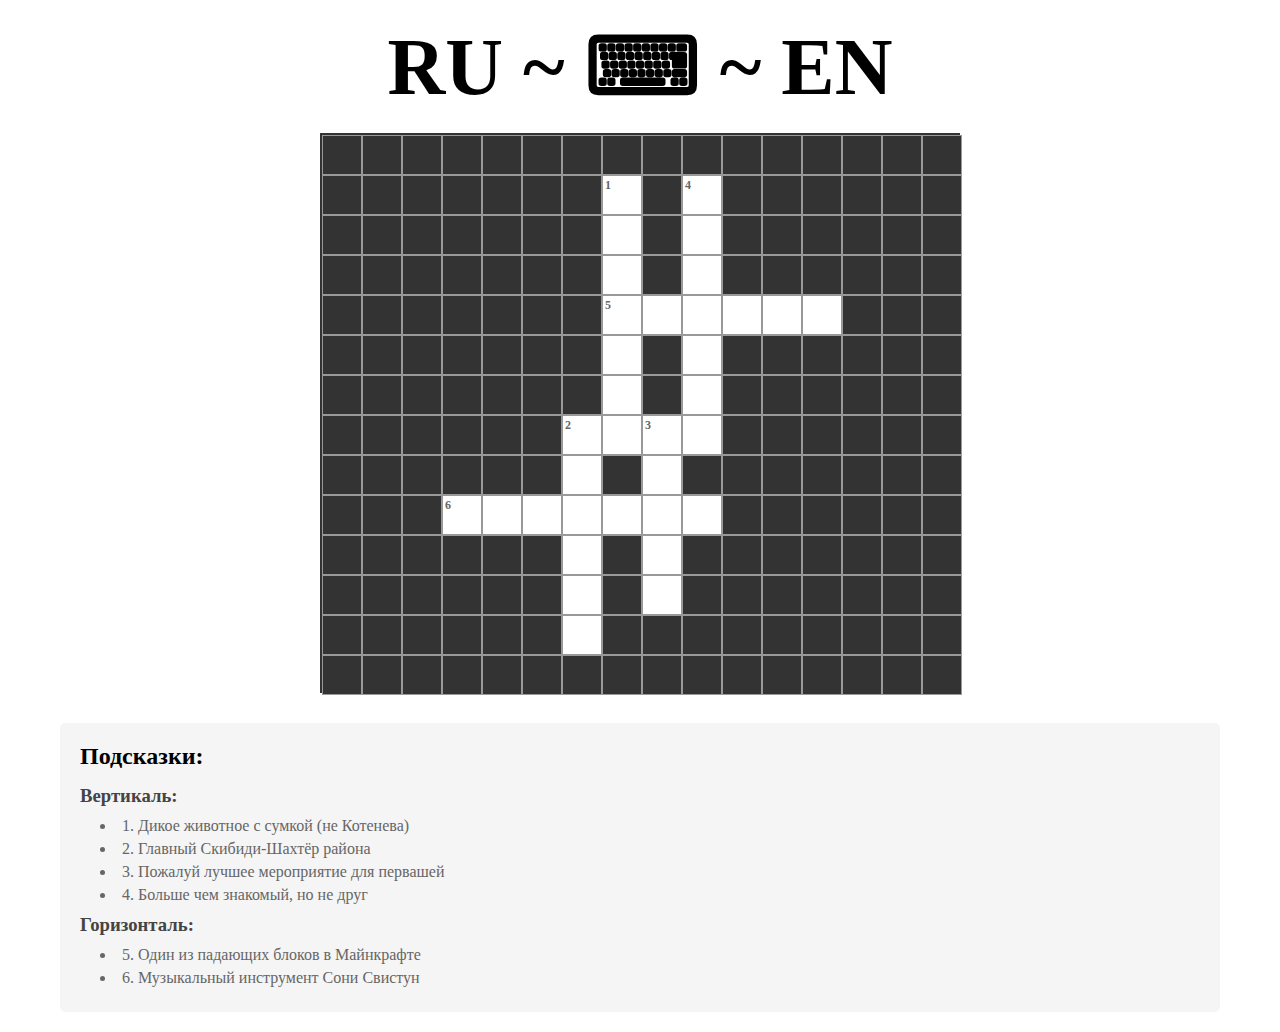
<file: access_granted.html>
<!DOCTYPE html>
<html lang="en">
<head>
    <meta charset="UTF-8">
    <meta name="viewport" content="width=device-width, initial-scale=1.0">
    <title>Кроссворд Занина</title>
    <link rel="stylesheet" href="solver.css">
</head>
<body>
    <div class="container">
        <h1 id="crosswordName"></h1>
        <div class="crossword-container">
            <div id="crosswordGrid"></div>
        </div>
        <div class="hints-container">
            <h2>Подсказки:</h2>
            <div id="verticalHints">
                <h3>Вертикаль:</h3>
                <ul></ul>
            </div>
            <div id="horizontalHints">
                <h3>Горизонталь:</h3>
                <ul></ul>
            </div>
        </div>
    </div>
    <script src="crossword-data.js"></script>
    <script src="solver.js"></script>
</body>
</html>
</file>
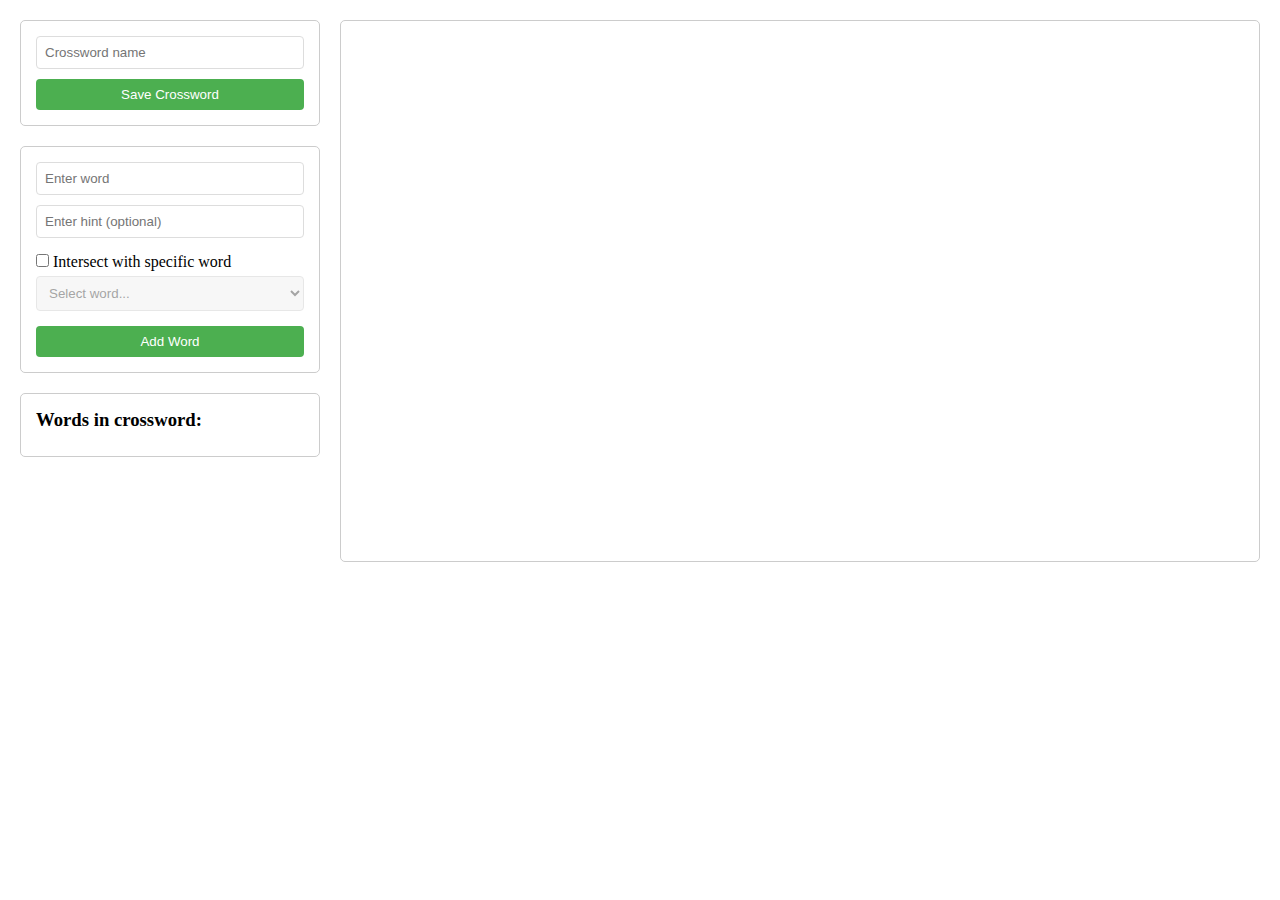
<file: generator.html>
<!DOCTYPE html>
<html lang="en">
<head>
    <meta charset="UTF-8">
    <meta name="viewport" content="width=device-width, initial-scale=1.0">
    <title>Crossword Constructor</title>
    <link rel="stylesheet" href="styles.css">
</head>
<body>
    <div class="container">
        <div class="controls">
            <div class="crossword-info">
                <input type="text" id="crosswordName" placeholder="Crossword name">
                <button id="saveCrossword">Save Crossword</button>
            </div>
            
            <div class="word-input">
                <input type="text" id="wordInput" placeholder="Enter word">
                <input type="text" id="hintInput" placeholder="Enter hint (optional)">
                <div class="intersection-select">
                    <label>
                        <input type="checkbox" id="useIntersection">
                        Intersect with specific word
                    </label>
                    <select id="intersectWord" disabled>
                        <option value="">Select word...</option>
                    </select>
                </div>
                <button id="addWord">Add Word</button>
            </div>

            <div class="word-list">
                <h3>Words in crossword:</h3>
                <ul id="wordsList"></ul>
            </div>
        </div>

        <div class="crossword-container">
            <div id="crosswordGrid"></div>
        </div>
    </div>

    <script src="crosswordAPI.js"></script>
    <script src="constructor.js"></script>
</body>
</html>
</file>
<file: solver.css>
* {
    margin: 0;
    padding: 0;
    box-sizing: border-box;
}

.container {
    max-width: 1200px;
    margin: 20px auto;
    padding: 0 20px;
}

h1 {
    text-align: center;
    margin-bottom: 20px;
}

#keyboard {
    transition: all 1s ease-in-out;
}

.crossword-container {
    display: flex;
    justify-content: center;
    margin-bottom: 30px;
}

#crosswordGrid {
    position: relative;
    background: #f5f5f5;
    border: 2px solid #333;
    transition: all 0.5s ease-in-out;
}

#crosswordName {
    font-size: 80px;
    font-weight: bold;
}

.cell {
    position: absolute;
    width: 40px;
    height: 40px;
    border: 1px solid #999;
    background: white;
    display: flex;
    align-items: center;
    justify-content: center;
    font-size: 20px;
    font-weight: bold;
    text-transform: uppercase;
    transition: all 0.3s ease-in-out;
}

.cell.invisible input {
    transition: all 0.3s ease-in-out;
}

.cell.invisible span {
    transition: all 0.3s ease-in-out;
}

.cell.empty {
    background: #333;
}

.cell.filled {
    background: white;
}

.cell.correct {
    background: #90EE90;
}

.cell.invisible {
    background: transparent;
}

.cell.invisible input {
    color: #f5f5f5;;
}

.cell.invisible span {
    color: #f5f5f5;
}

.cell.main {
    background: #22e9d9;
}

.cell input {
    width: 100%;
    height: 100%;
    border: none;
    text-align: center;
    font-size: 20px;
    font-weight: bold;
    text-transform: uppercase;
    background: transparent;
}

.cell input:focus {
    outline: none;
}

.word-number {
    position: absolute;
    top: 2px;
    left: 2px;
    font-size: 12px;
    color: #666;
}

.hints-container {
    padding: 20px;
    background: #f5f5f5;
    border-radius: 5px;
}

.hints-container h2 {
    margin-bottom: 15px;
}

.hints-container h3 {
    margin: 10px 0;
    color: #444;
}

.hints-container ul {
    list-style-position: inside;
    margin-left: 20px;
}

.hints-container li {
    margin: 5px 0;
    color: #666;
}
</file>
<file: styles.css>
* {
    margin: 0;
    padding: 0;
    box-sizing: border-box;
}

.container {
    display: flex;
    padding: 20px;
    gap: 20px;
}

.controls {
    width: 300px;
    display: flex;
    flex-direction: column;
    gap: 20px;
}

.crossword-info, .word-input {
    display: flex;
    flex-direction: column;
    gap: 10px;
    padding: 15px;
    border: 1px solid #ccc;
    border-radius: 5px;
}

input[type="text"],
input[type="number"] {
    padding: 8px;
    border: 1px solid #ddd;
    border-radius: 4px;
}

.position-inputs {
    display: flex;
    gap: 10px;
}

.position-inputs input {
    width: 70px;
}

.direction-select {
    display: flex;
    gap: 15px;
}

button {
    padding: 8px 16px;
    background-color: #4CAF50;
    color: white;
    border: none;
    border-radius: 4px;
    cursor: pointer;
}

button:hover {
    background-color: #45a049;
}

.word-list {
    border: 1px solid #ccc;
    padding: 15px;
    border-radius: 5px;
}

#wordsList {
    list-style: none;
    margin-top: 10px;
}

#wordsList li {
    display: flex;
    justify-content: space-between;
    padding: 5px 0;
    border-bottom: 1px solid #eee;
}

.crossword-container {
    flex-grow: 1;
    overflow: auto;
    border: 1px solid #ccc;
    border-radius: 5px;
    padding: 20px;
}

#crosswordGrid {
    position: relative;
    min-width: 500px;
    min-height: 500px;
}

.cell {
    position: absolute;
    width: 30px;
    height: 30px;
    border: 1px solid #000;
    display: flex;
    align-items: center;
    justify-content: center;
    background: white;
    font-size: 18px;
}

.cell.filled {
    background: #f0f0f0;
}

.word-number {
    position: absolute;
    top: 2px;
    left: 2px;
    font-size: 10px;
}

.intersection-select {
    display: flex;
    flex-direction: column;
    gap: 5px;
    padding: 5px 0;
}

#intersectWord {
    padding: 8px;
    border: 1px solid #ddd;
    border-radius: 4px;
}

#intersectWord:disabled {
    background-color: #f5f5f5;
    cursor: not-available;
}
</file>
